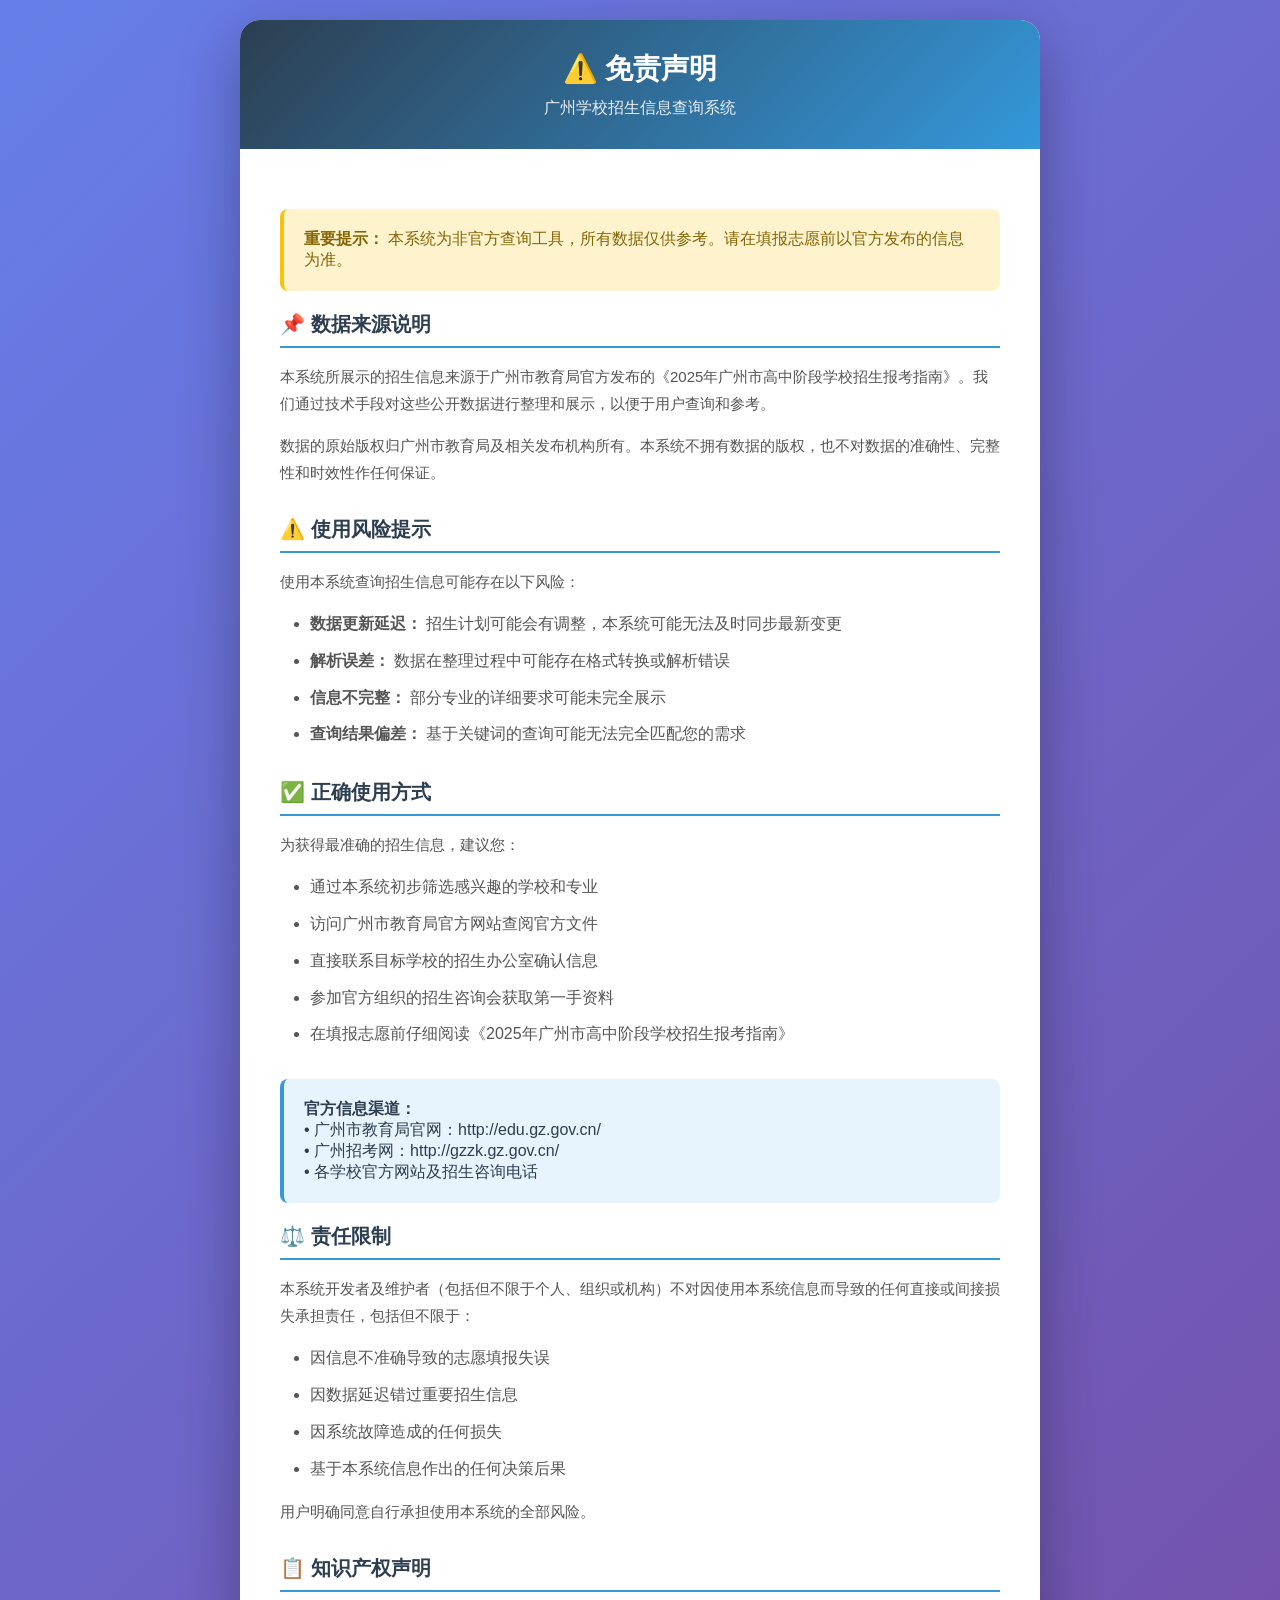
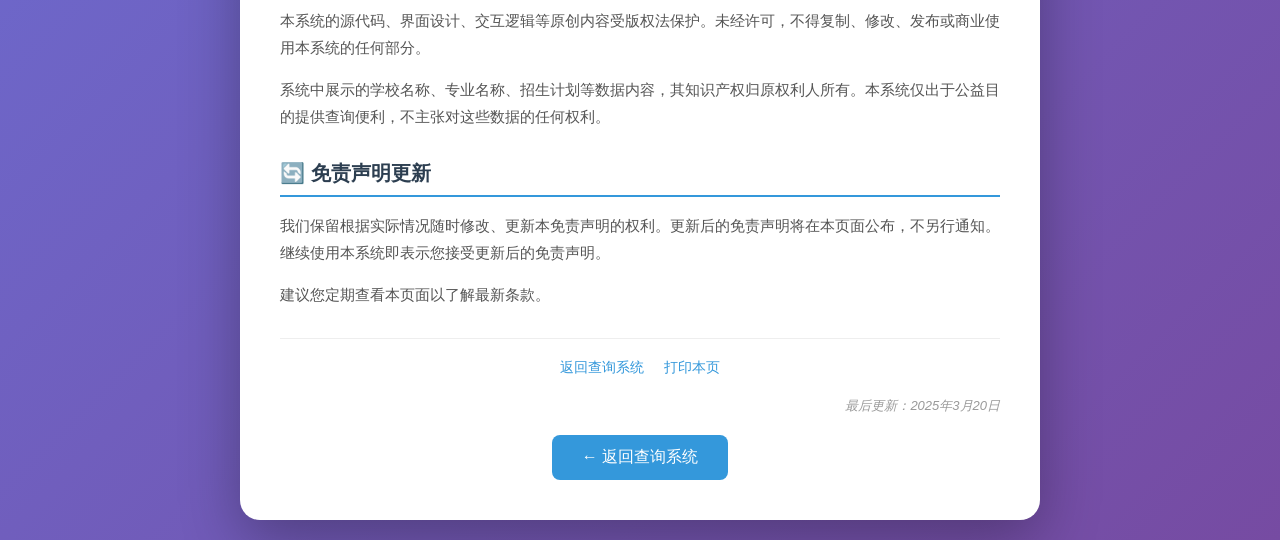
<file: disclaimer.html>
<!DOCTYPE html>
<html lang="zh-CN">
<head>
    <meta charset="UTF-8">
    <meta name="viewport" content="width=device-width, initial-scale=1.0">
    <title>免责声明 - 广州学校招生查询系统</title>
    <style>
        * {
            margin: 0;
            padding: 0;
            box-sizing: border-box;
            font-family: -apple-system, BlinkMacSystemFont, 'Segoe UI', Roboto, Helvetica, Arial, sans-serif;
        }
        
        body {
            background: linear-gradient(135deg, #667eea 0%, #764ba2 100%);
            min-height: 100vh;
            padding: 20px;
            display: flex;
            align-items: center;
            justify-content: center;
        }
        
        .disclaimer-container {
            max-width: 800px;
            margin: 0 auto;
            background: white;
            border-radius: 20px;
            box-shadow: 0 20px 60px rgba(0,0,0,0.3);
            overflow: hidden;
        }
        
        .disclaimer-header {
            background: linear-gradient(135deg, #2c3e50 0%, #3498db 100%);
            color: white;
            padding: 30px;
            text-align: center;
        }
        
        .disclaimer-header h1 {
            font-size: 28px;
            margin-bottom: 10px;
        }
        
        .disclaimer-header p {
            font-size: 16px;
            opacity: 0.9;
        }
        
        .disclaimer-content {
            padding: 40px;
        }
        
        .disclaimer-section {
            margin-bottom: 30px;
        }
        
        .disclaimer-section h2 {
            color: #2c3e50;
            font-size: 20px;
            margin-bottom: 15px;
            padding-bottom: 8px;
            border-bottom: 2px solid #3498db;
        }
        
        .disclaimer-section p {
            color: #555;
            line-height: 1.8;
            margin-bottom: 15px;
            font-size: 15px;
        }
        
        .disclaimer-section ul {
            margin: 15px 0 15px 30px;
            color: #555;
            line-height: 1.8;
        }
        
        .disclaimer-section li {
            margin-bottom: 8px;
        }
        
        .warning-box {
            background: #fff3cd;
            border-left: 4px solid #ffc107;
            padding: 20px;
            border-radius: 8px;
            margin: 20px 0;
        }
        
        .warning-box p {
            margin: 0;
            color: #856404;
        }
        
        .info-box {
            background: #e8f4fd;
            border-left: 4px solid #3498db;
            padding: 20px;
            border-radius: 8px;
            margin: 20px 0;
        }
        
        .info-box p {
            margin: 0;
            color: #2c3e50;
        }
        
        .footer-links {
            display: flex;
            justify-content: center;
            gap: 20px;
            margin-top: 30px;
            padding-top: 20px;
            border-top: 1px solid #eee;
        }
        
        .footer-links a {
            color: #3498db;
            text-decoration: none;
            font-size: 14px;
        }
        
        .footer-links a:hover {
            text-decoration: underline;
        }
        
        .back-btn {
            display: inline-block;
            background: #3498db;
            color: white;
            text-decoration: none;
            padding: 12px 30px;
            border-radius: 8px;
            font-size: 16px;
            margin-top: 20px;
            transition: background 0.3s;
        }
        
        .back-btn:hover {
            background: #2980b9;
        }
        
        .last-updated {
            text-align: right;
            color: #999;
            font-size: 13px;
            margin-top: 20px;
            font-style: italic;
        }
        
        @media (max-width: 600px) {
            .disclaimer-header {
                padding: 20px;
            }
            
            .disclaimer-header h1 {
                font-size: 24px;
            }
            
            .disclaimer-content {
                padding: 25px;
            }
            
            .disclaimer-section h2 {
                font-size: 18px;
            }
        }
    </style>
</head>
<body>
    <div class="disclaimer-container">
        <div class="disclaimer-header">
            <h1>⚠️ 免责声明</h1>
            <p>广州学校招生信息查询系统</p>
        </div>
        
        <div class="disclaimer-content">
            <div class="warning-box">
                <p><strong>重要提示：</strong> 本系统为非官方查询工具，所有数据仅供参考。请在填报志愿前以官方发布的信息为准。</p>
            </div>
            
            <div class="disclaimer-section">
                <h2>📌 数据来源说明</h2>
                <p>本系统所展示的招生信息来源于广州市教育局官方发布的《2025年广州市高中阶段学校招生报考指南》。我们通过技术手段对这些公开数据进行整理和展示，以便于用户查询和参考。</p>
                <p>数据的原始版权归广州市教育局及相关发布机构所有。本系统不拥有数据的版权，也不对数据的准确性、完整性和时效性作任何保证。</p>
            </div>
            
            <div class="disclaimer-section">
                <h2>⚠️ 使用风险提示</h2>
                <p>使用本系统查询招生信息可能存在以下风险：</p>
                <ul>
                    <li><strong>数据更新延迟：</strong> 招生计划可能会有调整，本系统可能无法及时同步最新变更</li>
                    <li><strong>解析误差：</strong> 数据在整理过程中可能存在格式转换或解析错误</li>
                    <li><strong>信息不完整：</strong> 部分专业的详细要求可能未完全展示</li>
                    <li><strong>查询结果偏差：</strong> 基于关键词的查询可能无法完全匹配您的需求</li>
                </ul>
            </div>
            
            <div class="disclaimer-section">
                <h2>✅ 正确使用方式</h2>
                <p>为获得最准确的招生信息，建议您：</p>
                <ul>
                    <li>通过本系统初步筛选感兴趣的学校和专业</li>
                    <li>访问广州市教育局官方网站查阅官方文件</li>
                    <li>直接联系目标学校的招生办公室确认信息</li>
                    <li>参加官方组织的招生咨询会获取第一手资料</li>
                    <li>在填报志愿前仔细阅读《2025年广州市高中阶段学校招生报考指南》</li>
                </ul>
            </div>
            
            <div class="info-box">
                <p><strong>官方信息渠道：</strong></p>
                <p>• 广州市教育局官网：http://edu.gz.gov.cn/</p>
                <p>• 广州招考网：http://gzzk.gz.gov.cn/</p>
                <p>• 各学校官方网站及招生咨询电话</p>
            </div>
            
            <div class="disclaimer-section">
                <h2>⚖️ 责任限制</h2>
                <p>本系统开发者及维护者（包括但不限于个人、组织或机构）不对因使用本系统信息而导致的任何直接或间接损失承担责任，包括但不限于：</p>
                <ul>
                    <li>因信息不准确导致的志愿填报失误</li>
                    <li>因数据延迟错过重要招生信息</li>
                    <li>因系统故障造成的任何损失</li>
                    <li>基于本系统信息作出的任何决策后果</li>
                </ul>
                <p>用户明确同意自行承担使用本系统的全部风险。</p>
            </div>
            
            <div class="disclaimer-section">
                <h2>📋 知识产权声明</h2>
                <p>本系统的源代码、界面设计、交互逻辑等原创内容受版权法保护。未经许可，不得复制、修改、发布或商业使用本系统的任何部分。</p>
                <p>系统中展示的学校名称、专业名称、招生计划等数据内容，其知识产权归原权利人所有。本系统仅出于公益目的提供查询便利，不主张对这些数据的任何权利。</p>
            </div>
            
            <div class="disclaimer-section">
                <h2>🔄 免责声明更新</h2>
                <p>我们保留根据实际情况随时修改、更新本免责声明的权利。更新后的免责声明将在本页面公布，不另行通知。继续使用本系统即表示您接受更新后的免责声明。</p>
                <p>建议您定期查看本页面以了解最新条款。</p>
            </div>
            
            <div class="footer-links">
                <a href="index.html">返回查询系统</a>
                <a href="#" onclick="window.print(); return false;">打印本页</a>
            </div>
            
            <div class="last-updated">
                最后更新：2025年3月20日
            </div>
            
            <div style="text-align: center;">
                <a href="index.html" class="back-btn">← 返回查询系统</a>
            </div>
        </div>
    </div>
</body>
</html>
</file>
